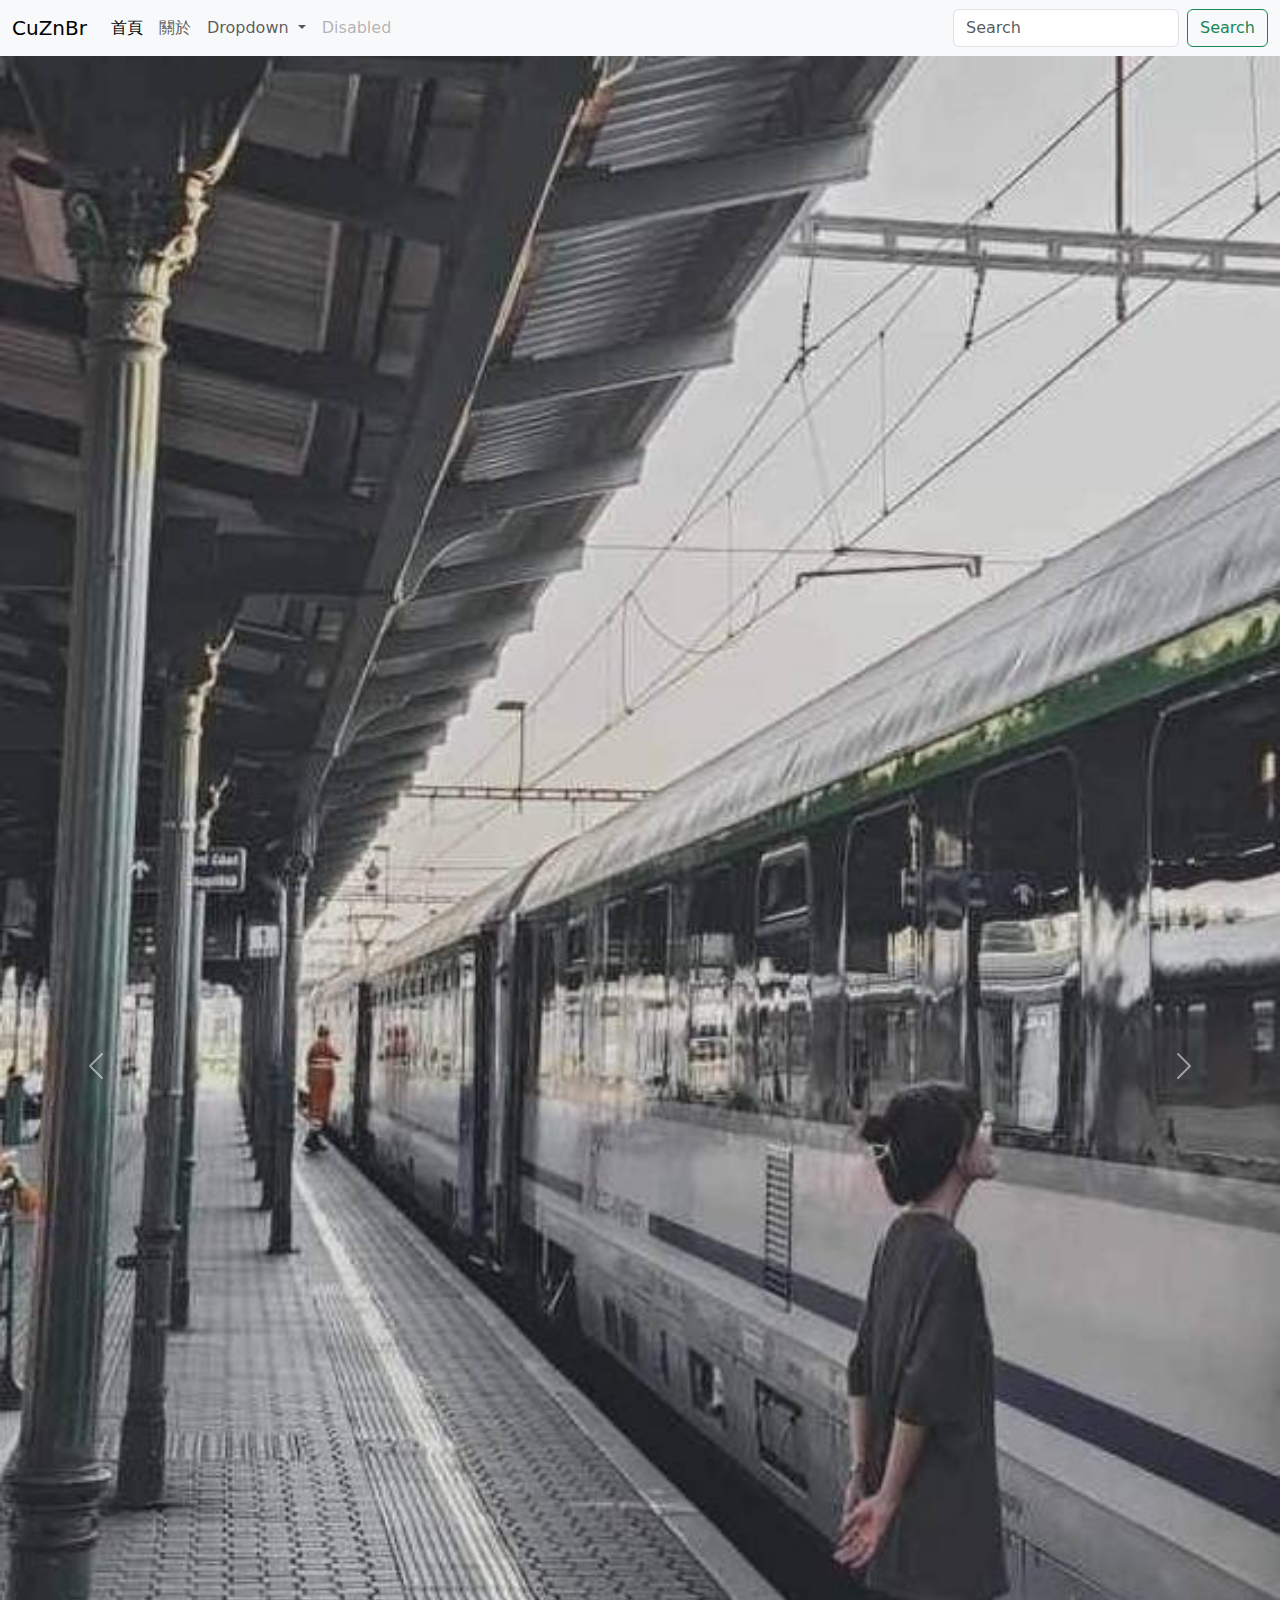
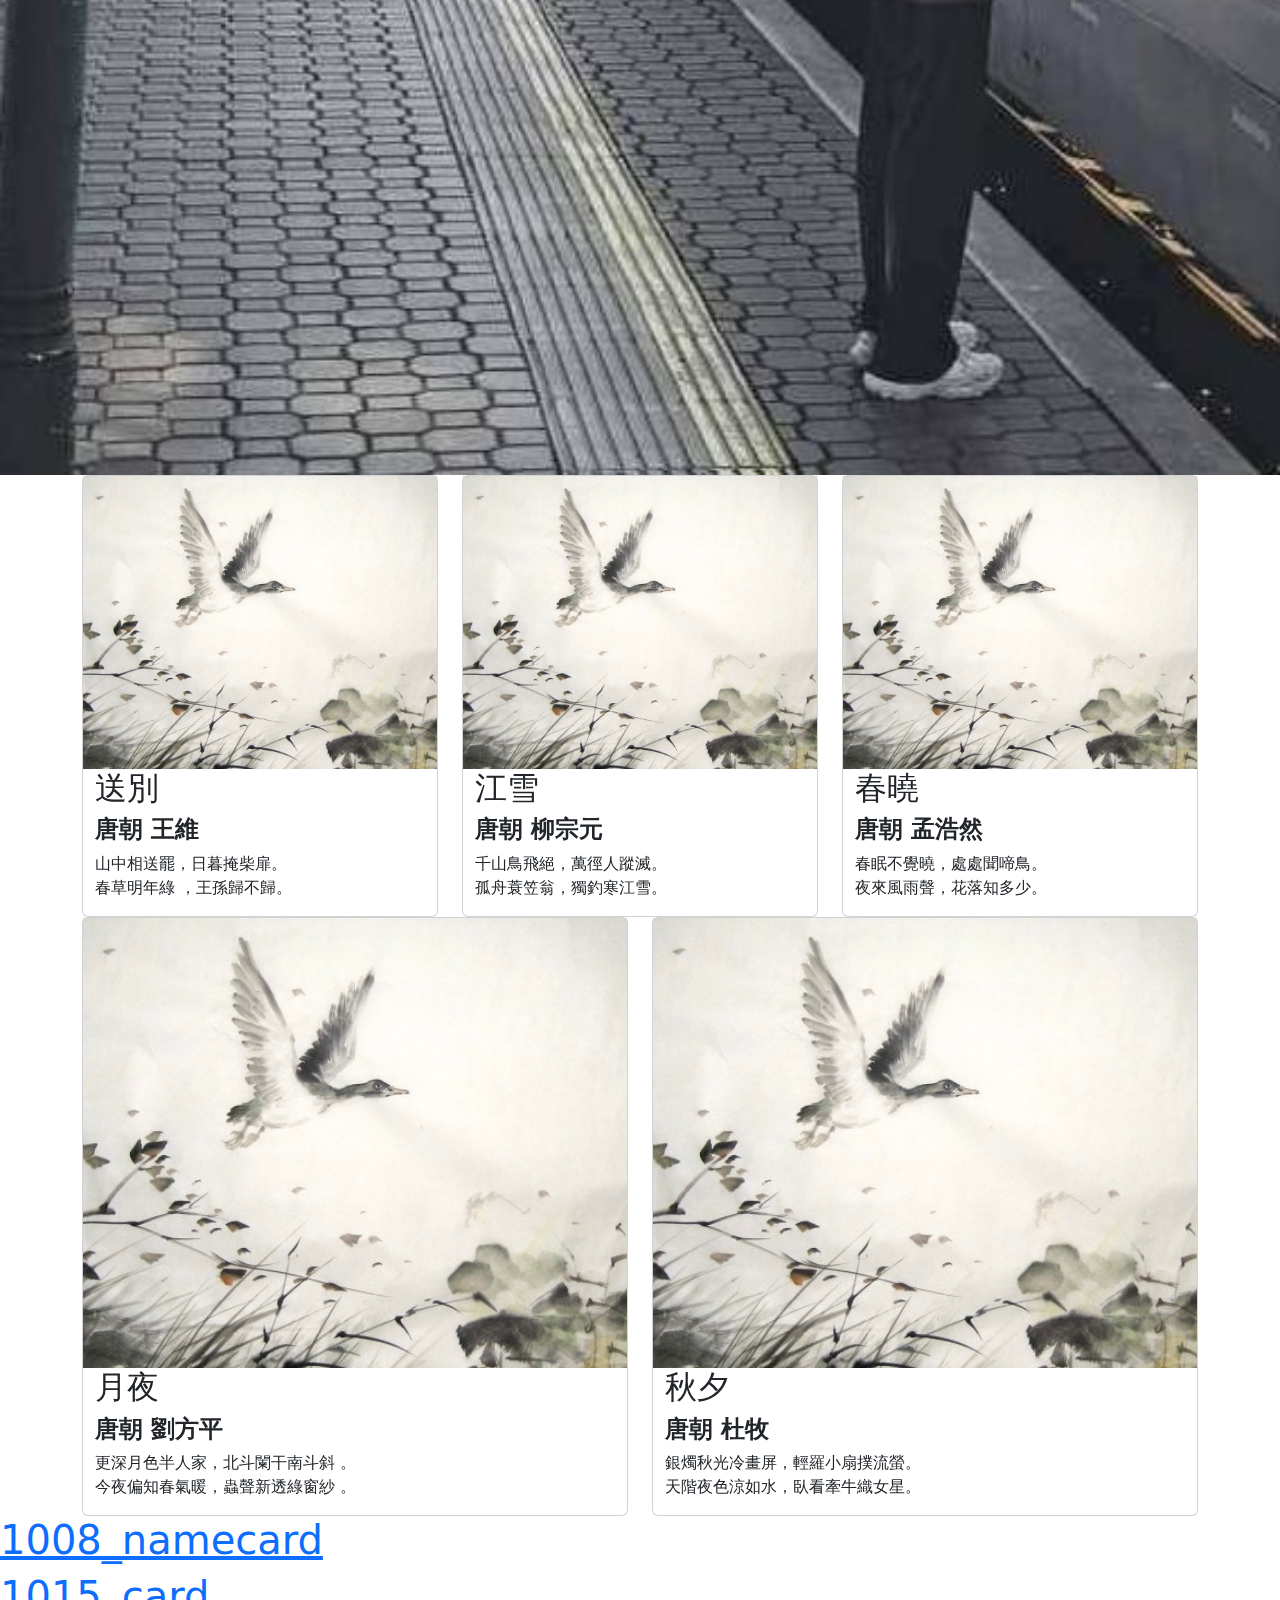
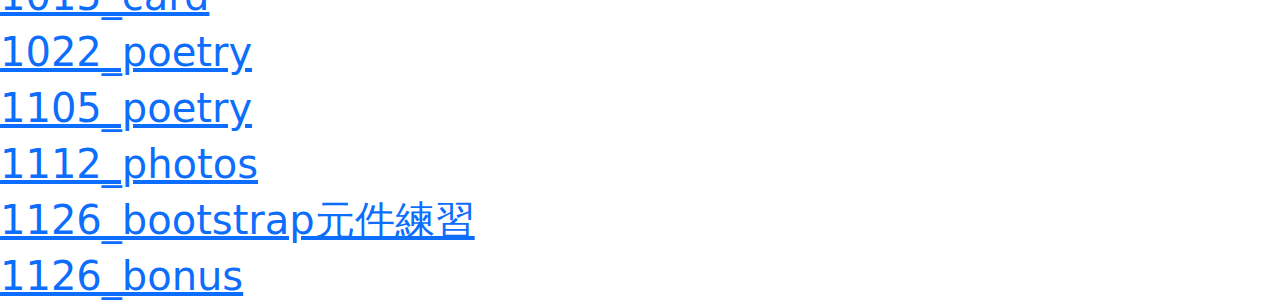
<file: index.html>
<!DOCTYPE html>

<html>

	<head>
		<meta charset="utf-8">
		<title>Thalia'S WEBSITE</title>
		<link href="https://cdn.jsdelivr.net/npm/bootstrap@5.3.3/dist/css/bootstrap.min.css" rel="stylesheet" integrity="sha384-QWTKZyjpPEjISv5WaRU9OFeRpok6YctnYmDr5pNlyT2bRjXh0JMhjY6hW+ALEwIH" crossorigin="anonymous">
		<script src="https://cdn.jsdelivr.net/npm/bootstrap@5.3.3/dist/js/bootstrap.bundle.min.js" integrity="sha384-YvpcrYf0tY3lHB60NNkmXc5s9fDVZLESaAA55NDzOxhy9GkcIdslK1eN7N6jIeHz" crossorigin="anonymous"></script>
	</head>
	
	<body>	
		<!--Navbar-->
		<nav class="navbar navbar-expand-lg bg-body-tertiary">
  <div class="container-fluid">
    <a class="navbar-brand" href="#">CuZnBr</a>
    <button class="navbar-toggler" type="button" data-bs-toggle="collapse" data-bs-target="#navbarSupportedContent" aria-controls="navbarSupportedContent" aria-expanded="false" aria-label="Toggle navigation">
      <span class="navbar-toggler-icon"></span>
    </button>
    <div class="collapse navbar-collapse" id="navbarSupportedContent">
      <ul class="navbar-nav me-auto mb-2 mb-lg-0">
        <li class="nav-item">
          <a class="nav-link active" aria-current="page" href="#">首頁</a>
        </li>
        <li class="nav-item">
          <a class="nav-link" href="#">關於</a>
        </li>
        <li class="nav-item dropdown">
          <a class="nav-link dropdown-toggle" href="#" role="button" data-bs-toggle="dropdown" aria-expanded="false">
            Dropdown
          </a>
          <ul class="dropdown-menu">
            <li><a class="dropdown-item" href="#">Action</a></li>
            <li><a class="dropdown-item" href="#">Another action</a></li>
            <li><hr class="dropdown-divider"></li>
            <li><a class="dropdown-item" href="#">Something else here</a></li>
          </ul>
        </li>
        <li class="nav-item">
          <a class="nav-link disabled" aria-disabled="true">Disabled</a>
        </li>
      </ul>
      <form class="d-flex" role="search">
        <input class="form-control me-2" type="search" placeholder="Search" aria-label="Search">
        <button class="btn btn-outline-success" type="submit">Search</button>
      </form>
    </div>
  </div>
</nav>

	<!--Carousel-->
	<div id="carouselExampleAutoplaying" class="carousel slide" data-bs-ride="carousel">
  <div class="carousel-inner">
    <div class="carousel-item active">
      <img src="1112/beach.jpg" class="d-block w-100" alt="...">
    </div>
    <div class="carousel-item">
      <img src="1112/Gdansk.jpg" class="d-block w-100" alt="...">
    </div>
    <div class="carousel-item">
      <img src="1112/babe.jpg" class="d-block w-100" alt="...">
    </div>
	 <div class="carousel-item active">
      <img src="1112/cat.jpg" class="d-block w-100" alt="...">
    </div>
	 <div class="carousel-item active">
      <img src="1112/CZ.jpg" class="d-block w-100" alt="...">
    </div>
  </div>
  <button class="carousel-control-prev" type="button" data-bs-target="#carouselExampleAutoplaying" data-bs-slide="prev">
    <span class="carousel-control-prev-icon" aria-hidden="true"></span>
    <span class="visually-hidden">Previous</span>
  </button>
  <button class="carousel-control-next" type="button" data-bs-target="#carouselExampleAutoplaying" data-bs-slide="next">
    <span class="carousel-control-next-icon" aria-hidden="true"></span>
    <span class="visually-hidden">Next</span>
  </button>
</div>
		
		<!--Card-->
			<div class='container'>
			<div class='row'>
				<div class='col-4'>
					<div class="card">
						<img src="1105/1.jpg" style="width:100%">
						<div class="container lxgw-wenkai-mono-tc-regular">
							<h2>送別</h2>
							<h4><b>唐朝 王維</b></h2>
							<p>山中相送罷，日暮掩柴扉。<br />
								春草明年綠 ，王孫歸不歸。<br />
							</p>
						</div>
					</div>
				</div>
				<div class='col-4'>
					<div class="card">
						<img src="1105/1.jpg" style="width:100%">
						<div class="container lxgw-wenkai-mono-tc-regular">
							<h2>江雪</h2>
							<h4><b>唐朝 柳宗元</b></h2>
							<p>千山鳥飛絕，萬徑人蹤滅。<br />
								孤舟蓑笠翁，獨釣寒江雪。<br />
							</p>
						</div>
					</div>
				</div>
				<div class='col-4'>
					<div class="card">
						<img src="1105/1.jpg" style="width:100%">
						<div class="container lxgw-wenkai-mono-tc-regular">
							<h2>春曉</h2>
							<h4><b>唐朝 孟浩然</b></h2>
							<p>春眠不覺曉，處處聞啼鳥。<br />
								夜來風雨聲，花落知多少。<br />
							</p>
						</div>
					</div>
				</div>
			</div>
		</div>
		<div class='container'>
			<div class='row'>
				<div class='col-6'>
					<div class="card">
						<img src="1105/1.jpg" style="width:100%">
						<div class="container lxgw-wenkai-mono-tc-regular">
							<h2>月夜</h2>
							<h4><b>唐朝 劉方平</b></h2>
							<p>更深月色半人家，北斗闌干南斗斜 。<br />
								今夜偏知春氣暖，蟲聲新透綠窗紗 。<br />
							</p>
						</div>
					</div>
				</div>
				<div class='col-6'>
					<div class="card">
						<img src="1105/1.jpg" style="width:100%">
						<div class="container lxgw-wenkai-mono-tc-regular">
							<h2>秋夕</h2>
							<h4><b>唐朝 杜牧</b></h2>
							<p>銀燭秋光冷畫屏，輕羅小扇撲流螢。<br />
								天階夜色涼如水，臥看牽牛織女星。<br />
							</p>
						</div>
					</div>
				</div>
				
			</div>
		</div>
		
		

		
		<h1>
		<a href='./1008/1008_namecard.html'>
		1008_namecard
		</a>
		</h1>

		<h1>
		<a href='./1015/index.html'>
		1015_card
		</a>
		</h1>

		<h1>
		<a href='./1022/index.html'>
		1022_poetry
		</a>
		</h1>

		<h1>
		<a href='./1105/index1.html'>
		1105_poetry
		</a>
		</h1>

		<h1>
		<a href='./1112/index.html'>
		1112_photos
		</a>
		</h1>
		<h1>
			<a href='./1126/index.html'>
			1126_bootstrap元件練習
			</a>
		</h1>
		<h1>
			<a href='./1126/bonus.html'>
			1126_bonus
			</a>
		</h1>
	
	</body>


</html>
</file>
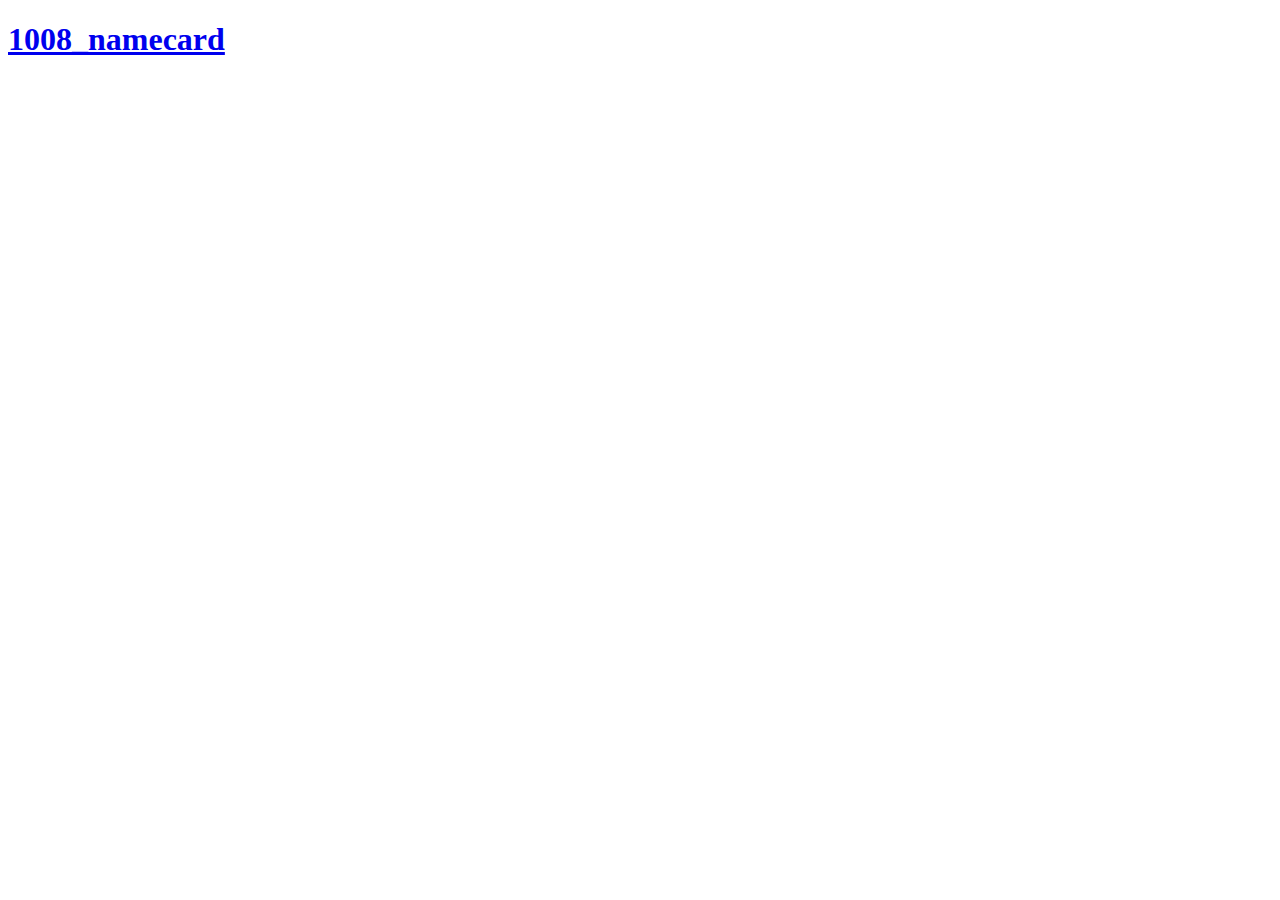
<file: 1008/index.html>
<!DOCTYPE html>

<html>

	<head>
		<meta charset="utf-8">
		<title>Thalia'S WEBSITE</title>
	</head>
	
	<body>		
		<h1>
		<a href='./1008/1008_namecard.html'>
		1008_namecard
		</a>
		</h1>
	</body>


</html>
</file>
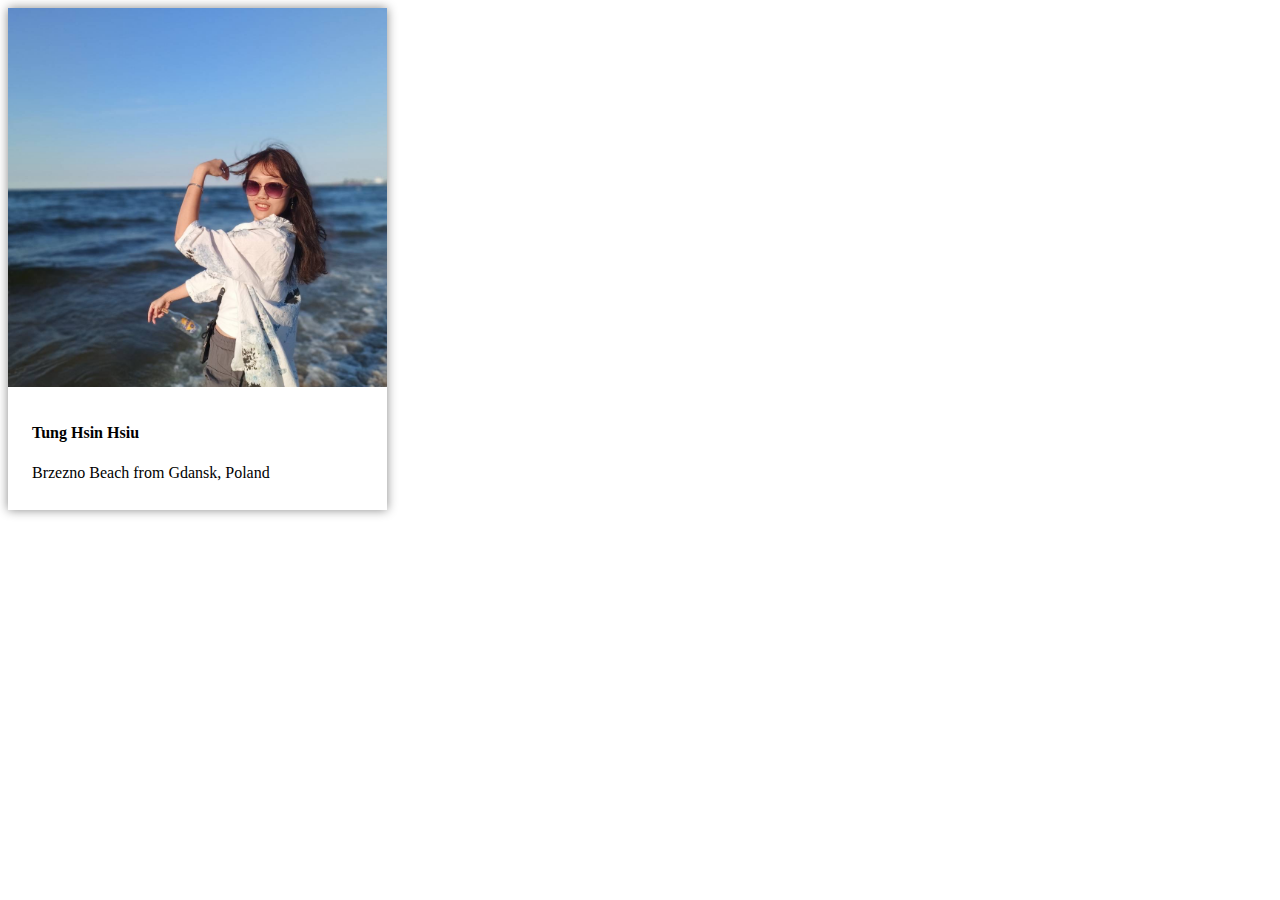
<file: 1015/index.html>
<!DOCTYPE html>

<html>
	<head>
		<meta charset="utf-8">
		<title>CuZnBr</title>
		
		<style>
			.card{
				width:30%;
				box-shadow: 0px 0px 10px 0px #888888;
			}
			.container{
				padding:12px 24px;
			}
		</style>
		
	</head>
	
	<body>
		<div class="card">
			<img src="img.avatar.png" style="width:100%">
			<div class="container">
				<h4>Tung Hsin Hsiu</h4>
				<p>Brzezno Beach from Gdansk, Poland</p>
			</div>
		</div>
	</body>
</html>
</file>
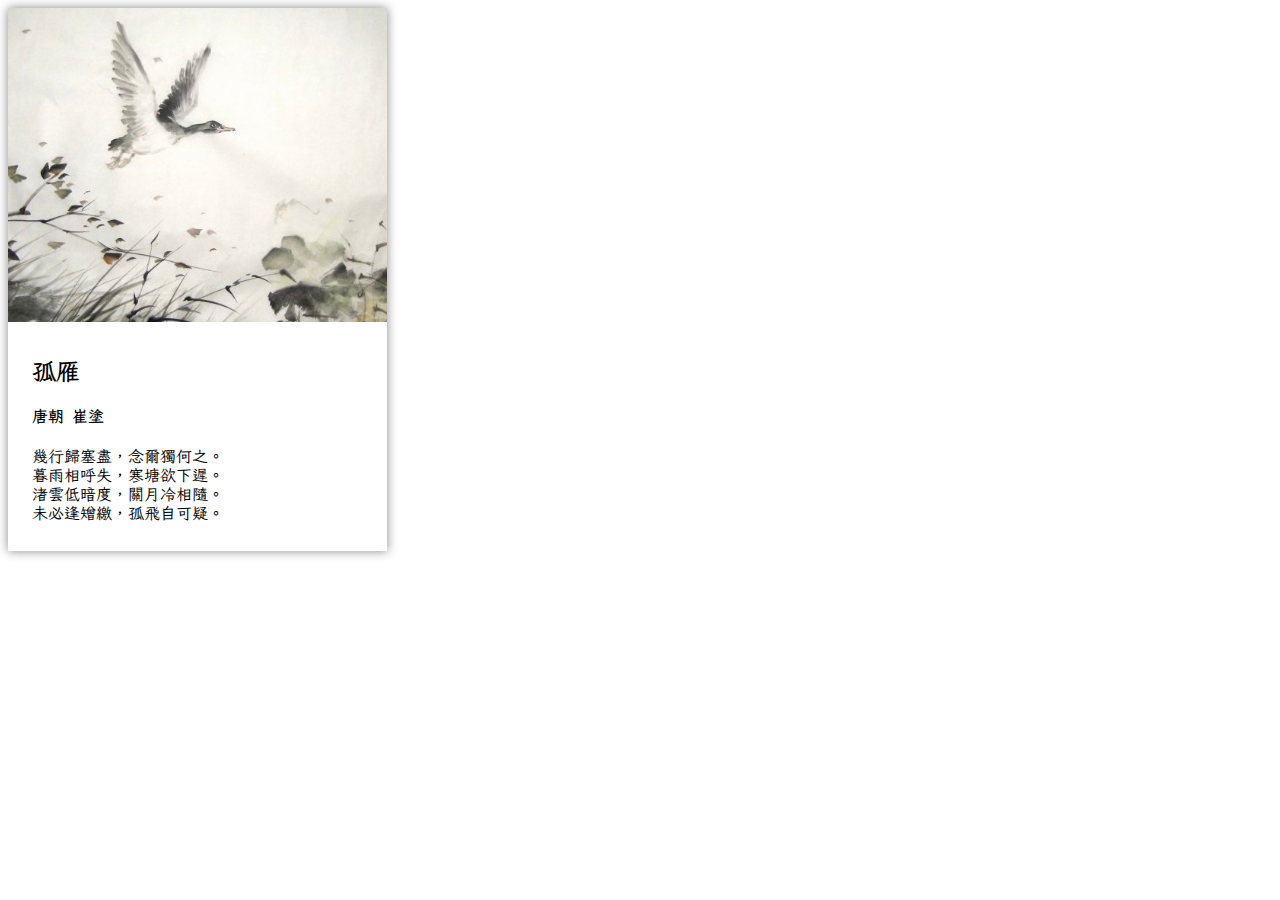
<file: 1022/index.html>
<!DOCTYPE html>

<html>
	<head>
		<meta charset="utf-8">
		<title>Tang poetry</title>
		
		<style>
			.card{
				width:30%;
				box-shadow: 0px 0px 10px 0px #888888;
			}
			.container{
				padding:12px 24px;
			}
			.lxgw-wenkai-mono-tc-regular {
  font-family: "LXGW WenKai Mono TC", monospace;
  font-weight: 400;
  font-style: normal;
}

		</style>
		<link rel="preconnect" href="https://fonts.googleapis.com">
<link rel="preconnect" href="https://fonts.gstatic.com" crossorigin>
<link href="https://fonts.googleapis.com/css2?family=LXGW+WenKai+Mono+TC&display=swap" rel="stylesheet">
	</head>
	
	<body>
		<div class="card">
			<img src="1.jpg" style="width:100%">
			<div class="container lxgw-wenkai-mono-tc-regular">
				<h2>孤雁</h2>
				<h4><b>唐朝 崔塗</b></h2>
				<p>幾行歸塞盡，念爾獨何之。<br />
				暮雨相呼失，寒塘欲下遲。<br />
				渚雲低暗度，關月冷相隨。<br />
				未必逢矰繳，孤飛自可疑。</p>
			</div>
		</div>
	</body>
</html>
</file>
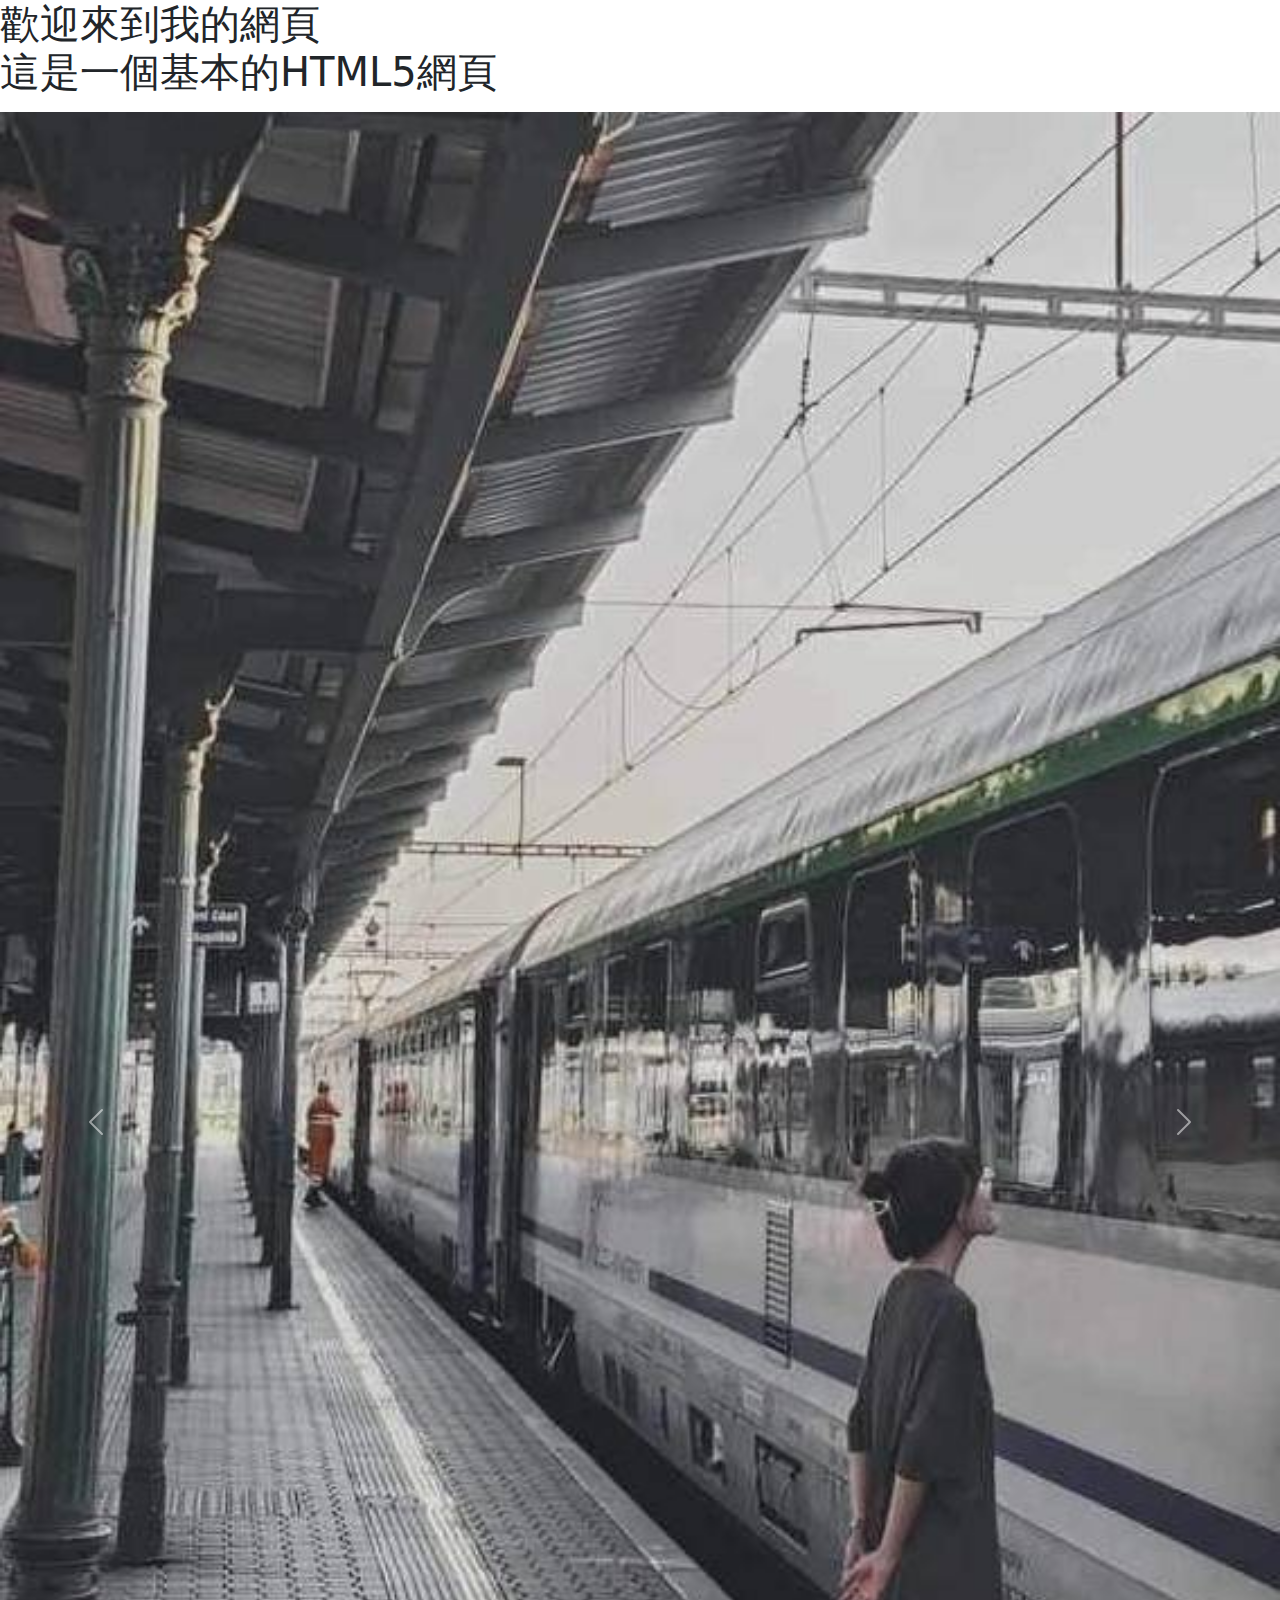
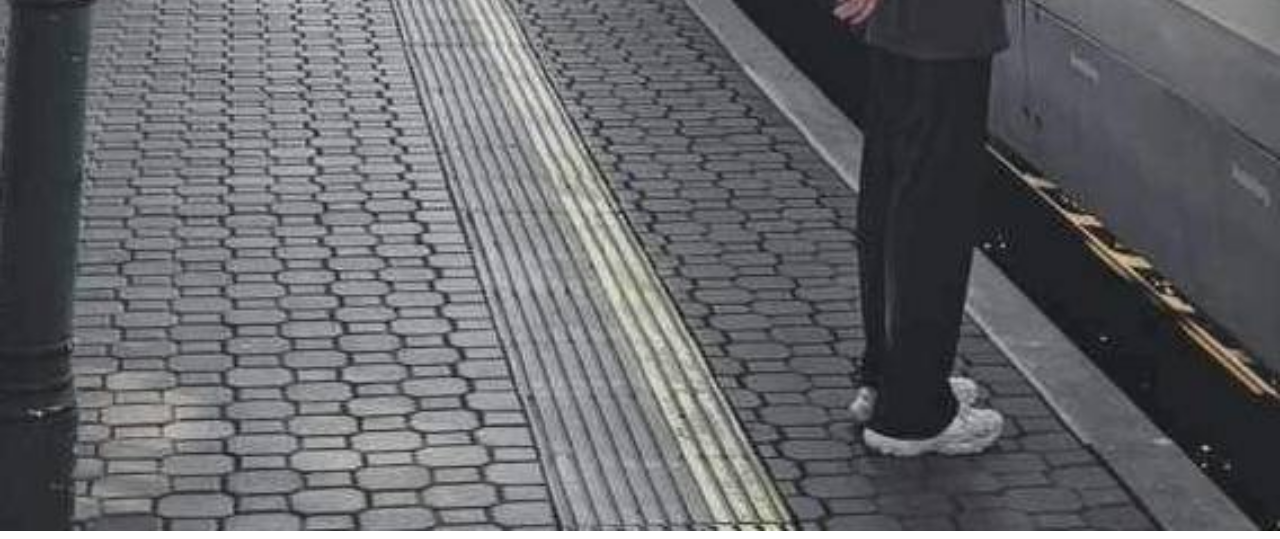
<file: 1112/index.html>
<!DOCTYPE html>

<html lang='zh-Hant'></html>
<head>
	<meta charset='UTF-8'>
	<metaa name='viewport' content='width=device-width, initial-scale=1.0'>
	<title>基本的HTML5網頁</title>
	<link href="https://cdn.jsdelivr.net/npm/bootstrap@5.3.3/dist/css/bootstrap.min.css" rel="stylesheet" integrity="sha384-QWTKZyjpPEjISv5WaRU9OFeRpok6YctnYmDr5pNlyT2bRjXh0JMhjY6hW+ALEwIH" crossorigin="anonymous">
	<script src="https://cdn.jsdelivr.net/npm/bootstrap@5.3.3/dist/js/bootstrap.bundle.min.js" integrity="sha384-YvpcrYf0tY3lHB60NNkmXc5s9fDVZLESaAA55NDzOxhy9GkcIdslK1eN7N6jIeHz" crossorigin="anonymous"></script>
</head>
<body>
	<h1>歡迎來到我的網頁</1>
	<p>這是一個基本的HTML5網頁</p>
	
	<div id="carouselExampleAutoplaying" class="carousel slide" data-bs-ride="carousel">
  <div class="carousel-inner">
    <div class="carousel-item active">
      <img src="beach.jpg" class="d-block w-100" alt="...">
    </div>
    <div class="carousel-item">
      <img src="Gdansk.jpg" class="d-block w-100" alt="...">
    </div>
    <div class="carousel-item">
      <img src="babe.jpg" class="d-block w-100" alt="...">
    </div>
	 <div class="carousel-item active">
      <img src="cat.jpg" class="d-block w-100" alt="...">
    </div>
	 <div class="carousel-item active">
      <img src="CZ.jpg" class="d-block w-100" alt="...">
    </div>
  </div>
  <button class="carousel-control-prev" type="button" data-bs-target="#carouselExampleAutoplaying" data-bs-slide="prev">
    <span class="carousel-control-prev-icon" aria-hidden="true"></span>
    <span class="visually-hidden">Previous</span>
  </button>
  <button class="carousel-control-next" type="button" data-bs-target="#carouselExampleAutoplaying" data-bs-slide="next">
    <span class="carousel-control-next-icon" aria-hidden="true"></span>
    <span class="visually-hidden">Next</span>
  </button>
</div>
</file>
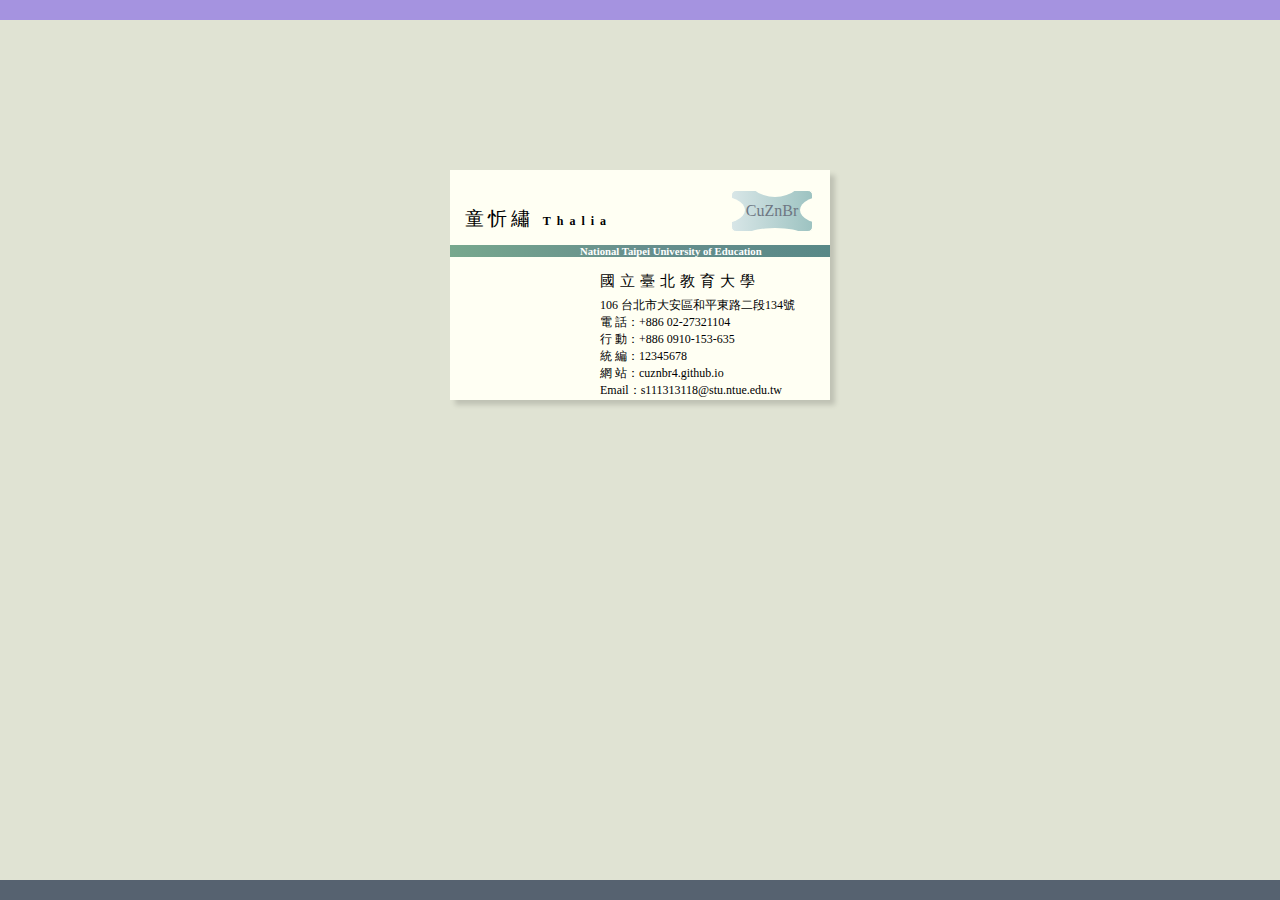
<file: 1008/1008_namecard.html>
<!DOCTYPE html>

<html>

	<head>
		<meta charset="utf-8">
		<title>Thalia'S NAMECARD</title>
		<link href="1008_namecard.css" rel="stylesheet" type="text/css">
	</head>
	
	<body>		
		<div class="namecard">
		  
		  <h2>童忻繡
			<span>Thalia</span>
		  </h2>
		  <h6>National Taipei University of Education</h6>
		  <div class="company">國立臺北教育大學</div>
		  <p>106 台北市大安區和平東路二段134號<br>
			電 話：+886 02-27321104<br>
			行 動：+886 0910-153-635<br>
			統 編：12345678<br>
			網 站：cuznbr4.github.io<br>
			Email：s111313118@stu.ntue.edu.tw<br>
		  </p>
		  <div class="mark">CuZnBr</div>
		  <div class="circle circle1"></div>
		  <div class="circle circle2"></div>
		  <div class="circle circle3"></div>
		  <div class="circle circle4"></div>
		</div>
	</body>


</html>
</file>
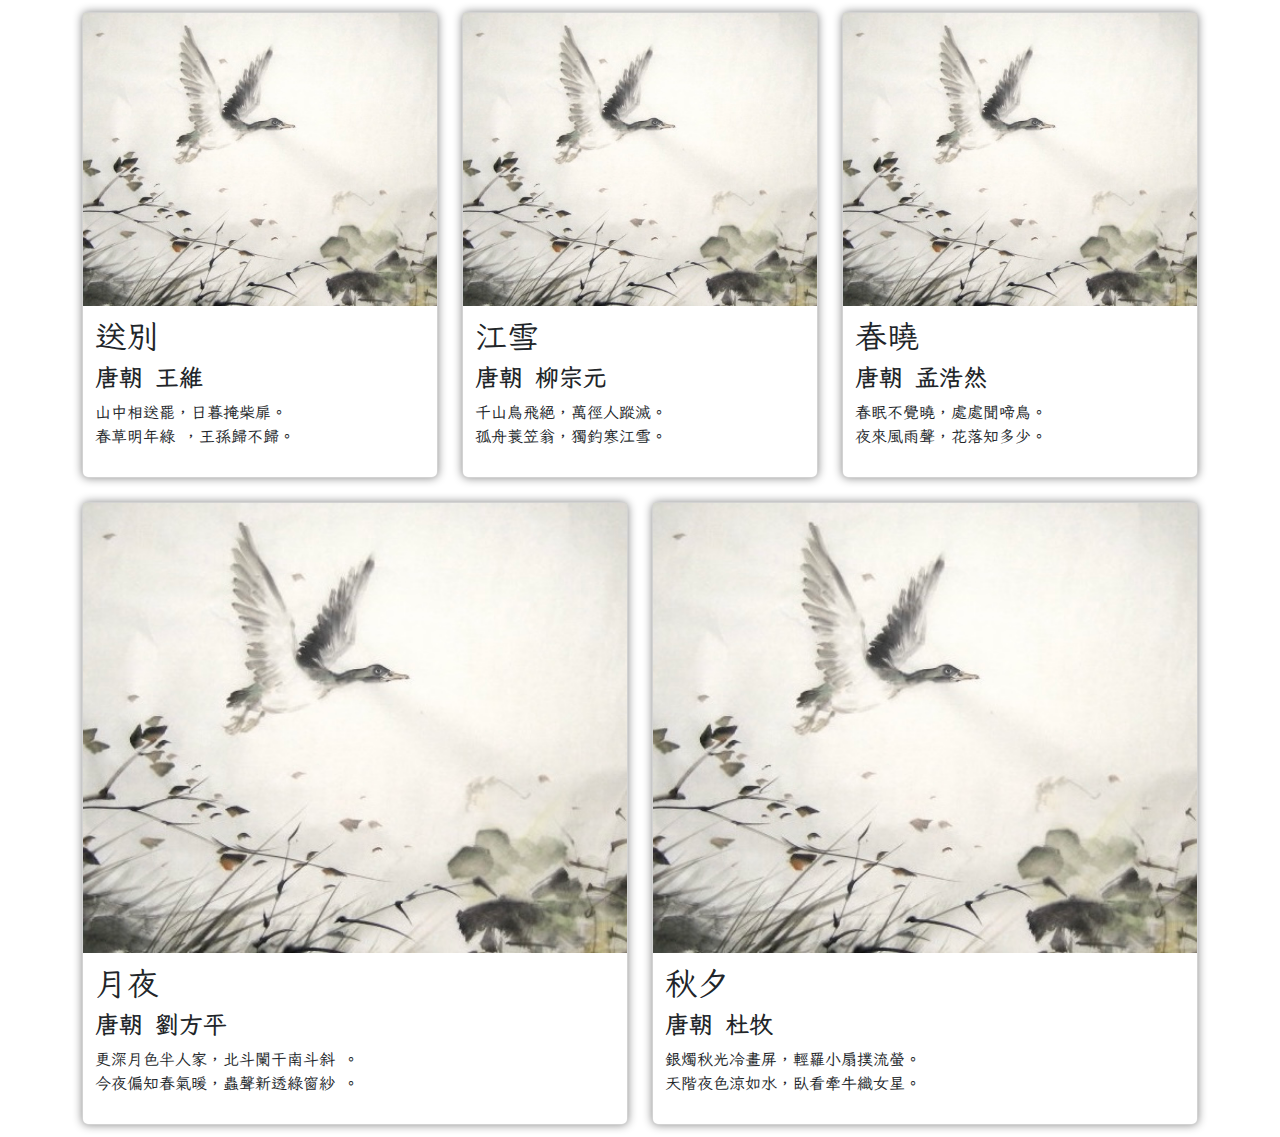
<file: 1105/index1.html>
<!DOCTYPE html>

<html>
	<head>
		<meta charset="utf-8">
		<title>Tang poetry</title>
		
		<style>
			.card{
				
				box-shadow: 0px 0px 10px 0px #888888;
			}
			.container{
				padding:12px 24px;
			}
			.lxgw-wenkai-mono-tc-regular {
  font-family: "LXGW WenKai Mono TC", monospace;
  font-weight: 400;
  font-style: normal;
}

		</style>
		<link rel="preconnect" href="https://fonts.googleapis.com">
<link rel="preconnect" href="https://fonts.gstatic.com" crossorigin>
<link href="https://fonts.googleapis.com/css2?family=LXGW+WenKai+Mono+TC&display=swap" rel="stylesheet">
<link href="https://cdn.jsdelivr.net/npm/bootstrap@5.3.3/dist/css/bootstrap.min.css" rel="stylesheet" integrity="sha384-QWTKZyjpPEjISv5WaRU9OFeRpok6YctnYmDr5pNlyT2bRjXh0JMhjY6hW+ALEwIH" crossorigin="anonymous">
<script src="https://cdn.jsdelivr.net/npm/bootstrap@5.3.3/dist/js/bootstrap.bundle.min.js" integrity="sha384-YvpcrYf0tY3lHB60NNkmXc5s9fDVZLESaAA55NDzOxhy9GkcIdslK1eN7N6jIeHz" crossorigin="anonymous"></script>
	</head>
	
	<body>
		<div class='container'>
			<div class='row'>
				<div class='col-4'>
					<div class="card">
						<img src="1.jpg" style="width:100%">
						<div class="container lxgw-wenkai-mono-tc-regular">
							<h2>送別</h2>
							<h4><b>唐朝 王維</b></h2>
							<p>山中相送罷，日暮掩柴扉。<br />
								春草明年綠 ，王孫歸不歸。<br />
							</p>
						</div>
					</div>
				</div>
				<div class='col-4'>
					<div class="card">
						<img src="1.jpg" style="width:100%">
						<div class="container lxgw-wenkai-mono-tc-regular">
							<h2>江雪</h2>
							<h4><b>唐朝 柳宗元</b></h2>
							<p>千山鳥飛絕，萬徑人蹤滅。<br />
								孤舟蓑笠翁，獨釣寒江雪。<br />
							</p>
						</div>
					</div>
				</div>
				<div class='col-4'>
					<div class="card">
						<img src="1.jpg" style="width:100%">
						<div class="container lxgw-wenkai-mono-tc-regular">
							<h2>春曉</h2>
							<h4><b>唐朝 孟浩然</b></h2>
							<p>春眠不覺曉，處處聞啼鳥。<br />
								夜來風雨聲，花落知多少。<br />
							</p>
						</div>
					</div>
				</div>
			</div>
		</div>
		<div class='container'>
			<div class='row'>
				<div class='col-6'>
					<div class="card">
						<img src="1.jpg" style="width:100%">
						<div class="container lxgw-wenkai-mono-tc-regular">
							<h2>月夜</h2>
							<h4><b>唐朝 劉方平</b></h2>
							<p>更深月色半人家，北斗闌干南斗斜 。<br />
								今夜偏知春氣暖，蟲聲新透綠窗紗 。<br />
							</p>
						</div>
					</div>
				</div>
				<div class='col-6'>
					<div class="card">
						<img src="1.jpg" style="width:100%">
						<div class="container lxgw-wenkai-mono-tc-regular">
							<h2>秋夕</h2>
							<h4><b>唐朝 杜牧</b></h2>
							<p>銀燭秋光冷畫屏，輕羅小扇撲流螢。<br />
								天階夜色涼如水，臥看牽牛織女星。<br />
							</p>
						</div>
					</div>
				</div>
				
			</div>
		</div>
				
		
	</body>
</html>
</file>
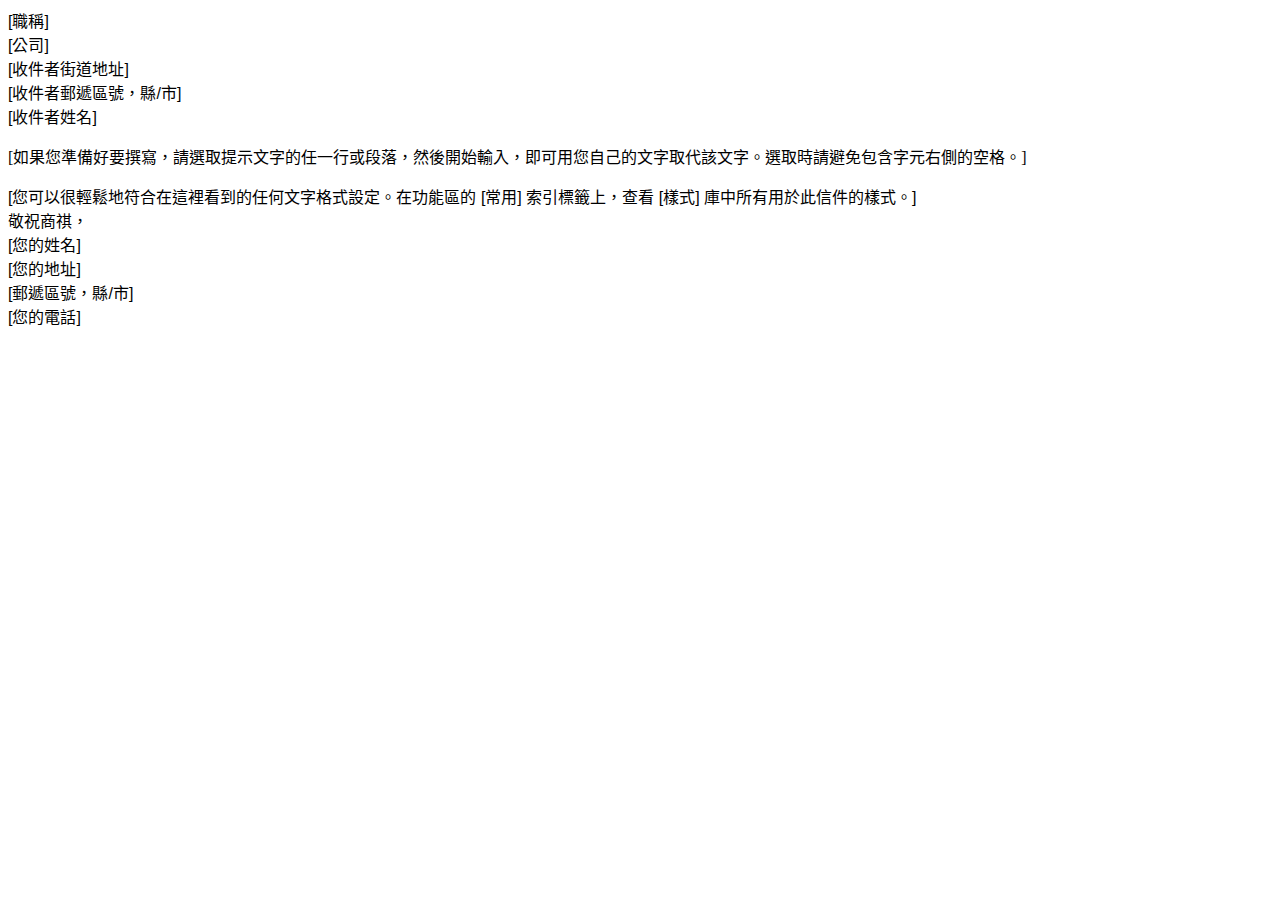
<file: index.files/plchdr.htm>
<html xmlns:v="urn:schemas-microsoft-com:vml"
xmlns:o="urn:schemas-microsoft-com:office:office"
xmlns:w="urn:schemas-microsoft-com:office:word"
xmlns:m="http://schemas.microsoft.com/office/2004/12/omml"
xmlns="http://www.w3.org/TR/REC-html40">

<head>
<meta http-equiv=Content-Type content="text/html; charset=utf-8">
<meta name=ProgId content=Word.Document>
<meta name=Generator content="Microsoft Word 15">
<meta name=Originator content="Microsoft Word 15">
<link id=Main-File rel=Main-File href="../index.htm">
</head>

<body lang=ZH-TW link="#0563C1" vlink="#954F72">

<div style='mso-element:placeholder-text' id=EAE77B2BDC324AC6B6B7217E0047D733><span
style='font-size:12.0pt;mso-bidi-font-size:11.0pt;font-family:"Calibri",sans-serif;
mso-ascii-theme-font:minor-latin;mso-fareast-font-family:新細明體;mso-fareast-theme-font:
minor-fareast;mso-hansi-theme-font:minor-latin;mso-bidi-font-family:"Times New Roman";
mso-bidi-theme-font:minor-bidi;mso-ansi-language:ZH-TW;mso-fareast-language:
ZH-TW;mso-bidi-language:ZH-TW'>[</span><span style='font-size:12.0pt;
mso-bidi-font-size:11.0pt;font-family:"新細明體",serif;mso-ascii-font-family:Calibri;
mso-ascii-theme-font:minor-latin;mso-fareast-theme-font:minor-fareast;
mso-hansi-font-family:Calibri;mso-hansi-theme-font:minor-latin;mso-bidi-font-family:
"Times New Roman";mso-bidi-theme-font:minor-bidi;mso-ansi-language:ZH-TW;
mso-fareast-language:ZH-TW;mso-bidi-language:ZH-TW'>職稱</span><span
style='font-size:12.0pt;mso-bidi-font-size:11.0pt;font-family:"Calibri",sans-serif;
mso-ascii-theme-font:minor-latin;mso-fareast-font-family:新細明體;mso-fareast-theme-font:
minor-fareast;mso-hansi-theme-font:minor-latin;mso-bidi-font-family:"Times New Roman";
mso-bidi-theme-font:minor-bidi;mso-ansi-language:ZH-TW;mso-fareast-language:
ZH-TW;mso-bidi-language:ZH-TW'>]</span></div>

<div style='mso-element:placeholder-text' id=926C122B9A0E4DBC80CFB5BCAE832E6B><span
style='font-size:12.0pt;mso-bidi-font-size:11.0pt;font-family:"Calibri",sans-serif;
mso-ascii-theme-font:minor-latin;mso-fareast-font-family:新細明體;mso-fareast-theme-font:
minor-fareast;mso-hansi-theme-font:minor-latin;mso-bidi-font-family:"Times New Roman";
mso-bidi-theme-font:minor-bidi;mso-ansi-language:ZH-TW;mso-fareast-language:
ZH-TW;mso-bidi-language:ZH-TW'>[</span><span style='font-size:12.0pt;
mso-bidi-font-size:11.0pt;font-family:"新細明體",serif;mso-ascii-font-family:Calibri;
mso-ascii-theme-font:minor-latin;mso-fareast-theme-font:minor-fareast;
mso-hansi-font-family:Calibri;mso-hansi-theme-font:minor-latin;mso-bidi-font-family:
"Times New Roman";mso-bidi-theme-font:minor-bidi;mso-ansi-language:ZH-TW;
mso-fareast-language:ZH-TW;mso-bidi-language:ZH-TW'>公司</span><span
style='font-size:12.0pt;mso-bidi-font-size:11.0pt;font-family:"Calibri",sans-serif;
mso-ascii-theme-font:minor-latin;mso-fareast-font-family:新細明體;mso-fareast-theme-font:
minor-fareast;mso-hansi-theme-font:minor-latin;mso-bidi-font-family:"Times New Roman";
mso-bidi-theme-font:minor-bidi;mso-ansi-language:ZH-TW;mso-fareast-language:
ZH-TW;mso-bidi-language:ZH-TW'>]</span></div>

<div style='mso-element:placeholder-text' id=9AE3A090E5B044458BB58820864D663E><span
style='font-size:12.0pt;mso-bidi-font-size:11.0pt;font-family:"Calibri",sans-serif;
mso-ascii-theme-font:minor-latin;mso-fareast-font-family:新細明體;mso-fareast-theme-font:
minor-fareast;mso-hansi-theme-font:minor-latin;mso-bidi-font-family:"Times New Roman";
mso-bidi-theme-font:minor-bidi;mso-ansi-language:ZH-TW;mso-fareast-language:
ZH-TW;mso-bidi-language:ZH-TW'>[</span><span style='font-size:12.0pt;
mso-bidi-font-size:11.0pt;font-family:"新細明體",serif;mso-ascii-font-family:Calibri;
mso-ascii-theme-font:minor-latin;mso-fareast-theme-font:minor-fareast;
mso-hansi-font-family:Calibri;mso-hansi-theme-font:minor-latin;mso-bidi-font-family:
"Times New Roman";mso-bidi-theme-font:minor-bidi;mso-ansi-language:ZH-TW;
mso-fareast-language:ZH-TW;mso-bidi-language:ZH-TW'>收件者街道地址</span><span
style='font-size:12.0pt;mso-bidi-font-size:11.0pt;font-family:"Calibri",sans-serif;
mso-ascii-theme-font:minor-latin;mso-fareast-font-family:新細明體;mso-fareast-theme-font:
minor-fareast;mso-hansi-theme-font:minor-latin;mso-bidi-font-family:"Times New Roman";
mso-bidi-theme-font:minor-bidi;mso-ansi-language:ZH-TW;mso-fareast-language:
ZH-TW;mso-bidi-language:ZH-TW'>]</span></div>

<div style='mso-element:placeholder-text' id=798EBD97D2A3455595C3724E8A8229DF><span
style='font-size:12.0pt;mso-bidi-font-size:11.0pt;font-family:"Calibri",sans-serif;
mso-ascii-theme-font:minor-latin;mso-fareast-font-family:新細明體;mso-fareast-theme-font:
minor-fareast;mso-hansi-theme-font:minor-latin;mso-bidi-font-family:"Times New Roman";
mso-bidi-theme-font:minor-bidi;mso-ansi-language:ZH-TW;mso-fareast-language:
ZH-TW;mso-bidi-language:ZH-TW'>[</span><span style='font-size:12.0pt;
mso-bidi-font-size:11.0pt;font-family:"新細明體",serif;mso-ascii-font-family:Calibri;
mso-ascii-theme-font:minor-latin;mso-fareast-theme-font:minor-fareast;
mso-hansi-font-family:Calibri;mso-hansi-theme-font:minor-latin;mso-bidi-font-family:
"Times New Roman";mso-bidi-theme-font:minor-bidi;mso-ansi-language:ZH-TW;
mso-fareast-language:ZH-TW;mso-bidi-language:ZH-TW'>收件者郵遞區號，縣</span><span
style='font-size:12.0pt;mso-bidi-font-size:11.0pt;font-family:"Calibri",sans-serif;
mso-ascii-theme-font:minor-latin;mso-fareast-font-family:新細明體;mso-fareast-theme-font:
minor-fareast;mso-hansi-theme-font:minor-latin;mso-bidi-font-family:"Times New Roman";
mso-bidi-theme-font:minor-bidi;mso-ansi-language:ZH-TW;mso-fareast-language:
ZH-TW;mso-bidi-language:ZH-TW'>/</span><span style='font-size:12.0pt;
mso-bidi-font-size:11.0pt;font-family:"新細明體",serif;mso-ascii-font-family:Calibri;
mso-ascii-theme-font:minor-latin;mso-fareast-theme-font:minor-fareast;
mso-hansi-font-family:Calibri;mso-hansi-theme-font:minor-latin;mso-bidi-font-family:
"Times New Roman";mso-bidi-theme-font:minor-bidi;mso-ansi-language:ZH-TW;
mso-fareast-language:ZH-TW;mso-bidi-language:ZH-TW'>市</span><span
style='font-size:12.0pt;mso-bidi-font-size:11.0pt;font-family:"Calibri",sans-serif;
mso-ascii-theme-font:minor-latin;mso-fareast-font-family:新細明體;mso-fareast-theme-font:
minor-fareast;mso-hansi-theme-font:minor-latin;mso-bidi-font-family:"Times New Roman";
mso-bidi-theme-font:minor-bidi;mso-ansi-language:ZH-TW;mso-fareast-language:
ZH-TW;mso-bidi-language:ZH-TW'>]</span></div>

<div style='mso-element:placeholder-text' id=6116BBEEDF024485915DC6C3C573C8F5><span
style='font-size:12.0pt;mso-bidi-font-size:11.0pt;font-family:"Calibri",sans-serif;
mso-ascii-theme-font:minor-latin;mso-fareast-font-family:新細明體;mso-fareast-theme-font:
minor-fareast;mso-hansi-theme-font:minor-latin;mso-bidi-font-family:"Times New Roman";
mso-bidi-theme-font:minor-bidi;mso-ansi-language:ZH-TW;mso-fareast-language:
ZH-TW;mso-bidi-language:ZH-TW'>[</span><span style='font-size:12.0pt;
mso-bidi-font-size:11.0pt;font-family:"新細明體",serif;mso-ascii-font-family:Calibri;
mso-ascii-theme-font:minor-latin;mso-fareast-theme-font:minor-fareast;
mso-hansi-font-family:Calibri;mso-hansi-theme-font:minor-latin;mso-bidi-font-family:
"Times New Roman";mso-bidi-theme-font:minor-bidi;mso-ansi-language:ZH-TW;
mso-fareast-language:ZH-TW;mso-bidi-language:ZH-TW'>收件者姓名</span><span
style='font-size:12.0pt;mso-bidi-font-size:11.0pt;font-family:"Calibri",sans-serif;
mso-ascii-theme-font:minor-latin;mso-fareast-font-family:新細明體;mso-fareast-theme-font:
minor-fareast;mso-hansi-theme-font:minor-latin;mso-bidi-font-family:"Times New Roman";
mso-bidi-theme-font:minor-bidi;mso-ansi-language:ZH-TW;mso-fareast-language:
ZH-TW;mso-bidi-language:ZH-TW'>]</span></div>

<div style='mso-element:placeholder-text' id=702B8D3D6F1942159DA68748E8480EE6>

<p class=MsoNormal><span style='mso-ansi-language:ZH-TW;mso-bidi-language:ZH-TW'>[</span><span
style='font-family:"新細明體",serif;mso-ascii-font-family:Calibri;mso-ascii-theme-font:
minor-latin;mso-fareast-theme-font:minor-fareast;mso-hansi-font-family:Calibri;
mso-hansi-theme-font:minor-latin;mso-ansi-language:ZH-TW;mso-bidi-language:
ZH-TW'>如果您準備好要撰寫，請選取提示文字的任一行或段落，然後開始輸入，即可用您自己的文字取代該文字。選取時請避免包含字元右側的空格。</span><span
style='mso-ansi-language:ZH-TW;mso-bidi-language:ZH-TW'>]</span><span
lang=EN-US><o:p></o:p></span></p>

<span style='font-size:12.0pt;mso-bidi-font-size:11.0pt;font-family:"Calibri",sans-serif;
mso-ascii-theme-font:minor-latin;mso-fareast-font-family:新細明體;mso-fareast-theme-font:
minor-fareast;mso-hansi-theme-font:minor-latin;mso-bidi-font-family:"Times New Roman";
mso-bidi-theme-font:minor-bidi;mso-ansi-language:ZH-TW;mso-fareast-language:
ZH-TW;mso-bidi-language:ZH-TW'>[</span><span style='font-size:12.0pt;
mso-bidi-font-size:11.0pt;font-family:"新細明體",serif;mso-ascii-font-family:Calibri;
mso-ascii-theme-font:minor-latin;mso-fareast-theme-font:minor-fareast;
mso-hansi-font-family:Calibri;mso-hansi-theme-font:minor-latin;mso-bidi-font-family:
"Times New Roman";mso-bidi-theme-font:minor-bidi;mso-ansi-language:ZH-TW;
mso-fareast-language:ZH-TW;mso-bidi-language:ZH-TW'>您可以很輕鬆地符合在這裡看到的任何文字格式設定。在功能區的</span><span
style='font-size:12.0pt;mso-bidi-font-size:11.0pt;font-family:"Calibri",sans-serif;
mso-ascii-theme-font:minor-latin;mso-fareast-font-family:新細明體;mso-fareast-theme-font:
minor-fareast;mso-hansi-theme-font:minor-latin;mso-bidi-font-family:"Times New Roman";
mso-bidi-theme-font:minor-bidi;mso-ansi-language:ZH-TW;mso-fareast-language:
ZH-TW;mso-bidi-language:ZH-TW'> [</span><span style='font-size:12.0pt;
mso-bidi-font-size:11.0pt;font-family:"新細明體",serif;mso-ascii-font-family:Calibri;
mso-ascii-theme-font:minor-latin;mso-fareast-theme-font:minor-fareast;
mso-hansi-font-family:Calibri;mso-hansi-theme-font:minor-latin;mso-bidi-font-family:
"Times New Roman";mso-bidi-theme-font:minor-bidi;mso-ansi-language:ZH-TW;
mso-fareast-language:ZH-TW;mso-bidi-language:ZH-TW'>常用</span><span
style='font-size:12.0pt;mso-bidi-font-size:11.0pt;font-family:"Calibri",sans-serif;
mso-ascii-theme-font:minor-latin;mso-fareast-font-family:新細明體;mso-fareast-theme-font:
minor-fareast;mso-hansi-theme-font:minor-latin;mso-bidi-font-family:"Times New Roman";
mso-bidi-theme-font:minor-bidi;mso-ansi-language:ZH-TW;mso-fareast-language:
ZH-TW;mso-bidi-language:ZH-TW'>] </span><span style='font-size:12.0pt;
mso-bidi-font-size:11.0pt;font-family:"新細明體",serif;mso-ascii-font-family:Calibri;
mso-ascii-theme-font:minor-latin;mso-fareast-theme-font:minor-fareast;
mso-hansi-font-family:Calibri;mso-hansi-theme-font:minor-latin;mso-bidi-font-family:
"Times New Roman";mso-bidi-theme-font:minor-bidi;mso-ansi-language:ZH-TW;
mso-fareast-language:ZH-TW;mso-bidi-language:ZH-TW'>索引標籤上，查看</span><span
style='font-size:12.0pt;mso-bidi-font-size:11.0pt;font-family:"Calibri",sans-serif;
mso-ascii-theme-font:minor-latin;mso-fareast-font-family:新細明體;mso-fareast-theme-font:
minor-fareast;mso-hansi-theme-font:minor-latin;mso-bidi-font-family:"Times New Roman";
mso-bidi-theme-font:minor-bidi;mso-ansi-language:ZH-TW;mso-fareast-language:
ZH-TW;mso-bidi-language:ZH-TW'> [</span><span style='font-size:12.0pt;
mso-bidi-font-size:11.0pt;font-family:"新細明體",serif;mso-ascii-font-family:Calibri;
mso-ascii-theme-font:minor-latin;mso-fareast-theme-font:minor-fareast;
mso-hansi-font-family:Calibri;mso-hansi-theme-font:minor-latin;mso-bidi-font-family:
"Times New Roman";mso-bidi-theme-font:minor-bidi;mso-ansi-language:ZH-TW;
mso-fareast-language:ZH-TW;mso-bidi-language:ZH-TW'>樣式</span><span
style='font-size:12.0pt;mso-bidi-font-size:11.0pt;font-family:"Calibri",sans-serif;
mso-ascii-theme-font:minor-latin;mso-fareast-font-family:新細明體;mso-fareast-theme-font:
minor-fareast;mso-hansi-theme-font:minor-latin;mso-bidi-font-family:"Times New Roman";
mso-bidi-theme-font:minor-bidi;mso-ansi-language:ZH-TW;mso-fareast-language:
ZH-TW;mso-bidi-language:ZH-TW'>] </span><span style='font-size:12.0pt;
mso-bidi-font-size:11.0pt;font-family:"新細明體",serif;mso-ascii-font-family:Calibri;
mso-ascii-theme-font:minor-latin;mso-fareast-theme-font:minor-fareast;
mso-hansi-font-family:Calibri;mso-hansi-theme-font:minor-latin;mso-bidi-font-family:
"Times New Roman";mso-bidi-theme-font:minor-bidi;mso-ansi-language:ZH-TW;
mso-fareast-language:ZH-TW;mso-bidi-language:ZH-TW'>庫中所有用於此信件的樣式。</span><span
style='font-size:12.0pt;mso-bidi-font-size:11.0pt;font-family:"Calibri",sans-serif;
mso-ascii-theme-font:minor-latin;mso-fareast-font-family:新細明體;mso-fareast-theme-font:
minor-fareast;mso-hansi-theme-font:minor-latin;mso-bidi-font-family:"Times New Roman";
mso-bidi-theme-font:minor-bidi;mso-ansi-language:ZH-TW;mso-fareast-language:
ZH-TW;mso-bidi-language:ZH-TW'>]</span></div>

<div style='mso-element:placeholder-text' id=965E5A1FEFA24AFE95E15488AC171F38><span
style='font-size:12.0pt;mso-bidi-font-size:11.0pt;font-family:"新細明體",serif;
mso-ascii-font-family:Calibri;mso-ascii-theme-font:minor-latin;mso-fareast-theme-font:
minor-fareast;mso-hansi-font-family:Calibri;mso-hansi-theme-font:minor-latin;
mso-bidi-font-family:"Times New Roman";mso-bidi-theme-font:minor-bidi;
mso-ansi-language:ZH-TW;mso-fareast-language:ZH-TW;mso-bidi-language:ZH-TW'>敬祝商祺，</span></div>

<div style='mso-element:placeholder-text' id=8E6114D43B01425A93F484DC28C6E13D><span
style='font-size:12.0pt;mso-bidi-font-size:11.0pt;font-family:"Calibri",sans-serif;
mso-ascii-theme-font:minor-latin;mso-fareast-font-family:新細明體;mso-fareast-theme-font:
minor-fareast;mso-hansi-theme-font:minor-latin;mso-bidi-font-family:"Times New Roman";
mso-bidi-theme-font:minor-bidi;mso-ansi-language:ZH-TW;mso-fareast-language:
ZH-TW;mso-bidi-language:ZH-TW'>[</span><span style='font-size:12.0pt;
mso-bidi-font-size:11.0pt;font-family:"新細明體",serif;mso-ascii-font-family:Calibri;
mso-ascii-theme-font:minor-latin;mso-fareast-theme-font:minor-fareast;
mso-hansi-font-family:Calibri;mso-hansi-theme-font:minor-latin;mso-bidi-font-family:
"Times New Roman";mso-bidi-theme-font:minor-bidi;mso-ansi-language:ZH-TW;
mso-fareast-language:ZH-TW;mso-bidi-language:ZH-TW'>您的姓名</span><span
style='font-size:12.0pt;mso-bidi-font-size:11.0pt;font-family:"Calibri",sans-serif;
mso-ascii-theme-font:minor-latin;mso-fareast-font-family:新細明體;mso-fareast-theme-font:
minor-fareast;mso-hansi-theme-font:minor-latin;mso-bidi-font-family:"Times New Roman";
mso-bidi-theme-font:minor-bidi;mso-ansi-language:ZH-TW;mso-fareast-language:
ZH-TW;mso-bidi-language:ZH-TW'>]</span></div>

<div style='mso-element:placeholder-text' id=7D5E7B456B164CD48F63B9F326650B5C><span
style='font-size:12.0pt;mso-bidi-font-size:11.0pt;font-family:"Calibri",sans-serif;
mso-ascii-theme-font:minor-latin;mso-fareast-font-family:新細明體;mso-fareast-theme-font:
minor-fareast;mso-hansi-theme-font:minor-latin;mso-bidi-font-family:"Times New Roman";
mso-bidi-theme-font:minor-bidi;mso-ansi-language:ZH-TW;mso-fareast-language:
ZH-TW;mso-bidi-language:ZH-TW'>[</span><span style='font-size:12.0pt;
mso-bidi-font-size:11.0pt;font-family:"新細明體",serif;mso-ascii-font-family:Calibri;
mso-ascii-theme-font:minor-latin;mso-fareast-theme-font:minor-fareast;
mso-hansi-font-family:Calibri;mso-hansi-theme-font:minor-latin;mso-bidi-font-family:
"Times New Roman";mso-bidi-theme-font:minor-bidi;mso-ansi-language:ZH-TW;
mso-fareast-language:ZH-TW;mso-bidi-language:ZH-TW'>您的地址</span><span
style='font-size:12.0pt;mso-bidi-font-size:11.0pt;font-family:"Calibri",sans-serif;
mso-ascii-theme-font:minor-latin;mso-fareast-font-family:新細明體;mso-fareast-theme-font:
minor-fareast;mso-hansi-theme-font:minor-latin;mso-bidi-font-family:"Times New Roman";
mso-bidi-theme-font:minor-bidi;mso-ansi-language:ZH-TW;mso-fareast-language:
ZH-TW;mso-bidi-language:ZH-TW'>]</span></div>

<div style='mso-element:placeholder-text' id=024889A2CFD04B2D889F70D6FC2DA67C><span
style='font-size:12.0pt;mso-bidi-font-size:11.0pt;font-family:"Calibri",sans-serif;
mso-ascii-theme-font:minor-latin;mso-fareast-font-family:新細明體;mso-fareast-theme-font:
minor-fareast;mso-hansi-theme-font:minor-latin;mso-bidi-font-family:"Times New Roman";
mso-bidi-theme-font:minor-bidi;mso-ansi-language:ZH-TW;mso-fareast-language:
ZH-TW;mso-bidi-language:ZH-TW'>[</span><span style='font-size:12.0pt;
mso-bidi-font-size:11.0pt;font-family:"新細明體",serif;mso-ascii-font-family:Calibri;
mso-ascii-theme-font:minor-latin;mso-fareast-theme-font:minor-fareast;
mso-hansi-font-family:Calibri;mso-hansi-theme-font:minor-latin;mso-bidi-font-family:
"Times New Roman";mso-bidi-theme-font:minor-bidi;mso-ansi-language:ZH-TW;
mso-fareast-language:ZH-TW;mso-bidi-language:ZH-TW'>郵遞區號，縣</span><span
style='font-size:12.0pt;mso-bidi-font-size:11.0pt;font-family:"Calibri",sans-serif;
mso-ascii-theme-font:minor-latin;mso-fareast-font-family:新細明體;mso-fareast-theme-font:
minor-fareast;mso-hansi-theme-font:minor-latin;mso-bidi-font-family:"Times New Roman";
mso-bidi-theme-font:minor-bidi;mso-ansi-language:ZH-TW;mso-fareast-language:
ZH-TW;mso-bidi-language:ZH-TW'>/</span><span style='font-size:12.0pt;
mso-bidi-font-size:11.0pt;font-family:"新細明體",serif;mso-ascii-font-family:Calibri;
mso-ascii-theme-font:minor-latin;mso-fareast-theme-font:minor-fareast;
mso-hansi-font-family:Calibri;mso-hansi-theme-font:minor-latin;mso-bidi-font-family:
"Times New Roman";mso-bidi-theme-font:minor-bidi;mso-ansi-language:ZH-TW;
mso-fareast-language:ZH-TW;mso-bidi-language:ZH-TW'>市</span><span
style='font-size:12.0pt;mso-bidi-font-size:11.0pt;font-family:"Calibri",sans-serif;
mso-ascii-theme-font:minor-latin;mso-fareast-font-family:新細明體;mso-fareast-theme-font:
minor-fareast;mso-hansi-theme-font:minor-latin;mso-bidi-font-family:"Times New Roman";
mso-bidi-theme-font:minor-bidi;mso-ansi-language:ZH-TW;mso-fareast-language:
ZH-TW;mso-bidi-language:ZH-TW'>]</span></div>

<div style='mso-element:placeholder-text' id=0C348CAA207E4289948076C3EA6E5D38><span
style='font-size:12.0pt;mso-bidi-font-size:11.0pt;font-family:"Calibri",sans-serif;
mso-ascii-theme-font:minor-latin;mso-fareast-font-family:新細明體;mso-fareast-theme-font:
minor-fareast;mso-hansi-theme-font:minor-latin;mso-bidi-font-family:"Times New Roman";
mso-bidi-theme-font:minor-bidi;mso-ansi-language:ZH-TW;mso-fareast-language:
ZH-TW;mso-bidi-language:ZH-TW'>[</span><span style='font-size:12.0pt;
mso-bidi-font-size:11.0pt;font-family:"新細明體",serif;mso-ascii-font-family:Calibri;
mso-ascii-theme-font:minor-latin;mso-fareast-theme-font:minor-fareast;
mso-hansi-font-family:Calibri;mso-hansi-theme-font:minor-latin;mso-bidi-font-family:
"Times New Roman";mso-bidi-theme-font:minor-bidi;mso-ansi-language:ZH-TW;
mso-fareast-language:ZH-TW;mso-bidi-language:ZH-TW'>您的電話</span><span
style='font-size:12.0pt;mso-bidi-font-size:11.0pt;font-family:"Calibri",sans-serif;
mso-ascii-theme-font:minor-latin;mso-fareast-font-family:新細明體;mso-fareast-theme-font:
minor-fareast;mso-hansi-theme-font:minor-latin;mso-bidi-font-family:"Times New Roman";
mso-bidi-theme-font:minor-bidi;mso-ansi-language:ZH-TW;mso-fareast-language:
ZH-TW;mso-bidi-language:ZH-TW'>]</span></div>

</body>

</html>
</file>
<file: 1008/1008_namecard.css>
@charset "utf-8";
/* CSS Document */

*{
	/* border:solid 1px ; */
	position: relative;
}

html,body{
  width:100% ;height:100% ;
  padding:0px; margin:0px;
}

body{
  background-color: #e0e3d3;
  border-top: solid 20px #a593e0;
  border-bottom: solid 20px #566270;
  box-sizing: border-box;
  overflow: hidden;
}

.namecard{
  width:380px; height:230px;
  border: solid 1px rgab(0,0,0,0.5);
  padding:0px;
  margin-left:auto;
  margin-right:auto;
  margin-top:150px;
  
  background-color:#fffff3;
  overflow: hidden;
  box-shadow: 5px 5px 5px rgba(0,0,0,0.15);
}

.namecard h2{
  position:absolute;
  font-size:19px;
  font-weight:550;
  color: rgba (0,0,0,0.1);
  letter-spacing:4px;
  padding-left:15px;
  padding-top:20px;
  margin-bottom:0px;
  
}

.namecard h2 span{
  font-size:12px;
  letter-spacing:6px;
  
}

.namecard h6{
  color:white;
/*   border:solid 1px #678F8D; */
  padding-left:130px;
  background:linear-gradient(to left, #598987, #678F8D, #77A88D);
  top:50px;
}

.company{
  font-size:15px;
  font-weight:500;
  letter-spacing:5px;
  padding-left:150px;
  top:40px;
}

.namecard p {
  position:absolute;
  font-size:12px;
  padding-left:150px;
  top:115px;
}

.mark{
  color:#6e7783;
  text-align: center;
  line-height:40px;
  position:absolute;
  top:20px;
  right:17px;
  border:solid 1px #fffff3;
  border-radius:5px;
  width:80px; height:40px;
  background:#6e7783;
  background:linear-gradient(to right, #d8e6e7, #9dc3c1);
}
.circle{
  width: 60px; height: 50px;
  border-radius: 100%;
  position: absolute;
  background-color:#fffff3
}
.circle1{
  width: 60px; height: 50px;
  top:-23px; right:25px;
}
.circle2{
  width: 60px; height: 30px;
  top:25px; right:-30px; 
}
.circle3{
  width: 50px; height: 10px;
  top:58px; right:30px;
}
.circle4{
  width: 60px; height: 30px;
  top:25px; right:85px; 
}
.title{
   font-size:300px;
  font-weight:200;
  position: absolute;
  bottom:100px;
  color: rgba(0,0,0,0.1)
}
</file>
